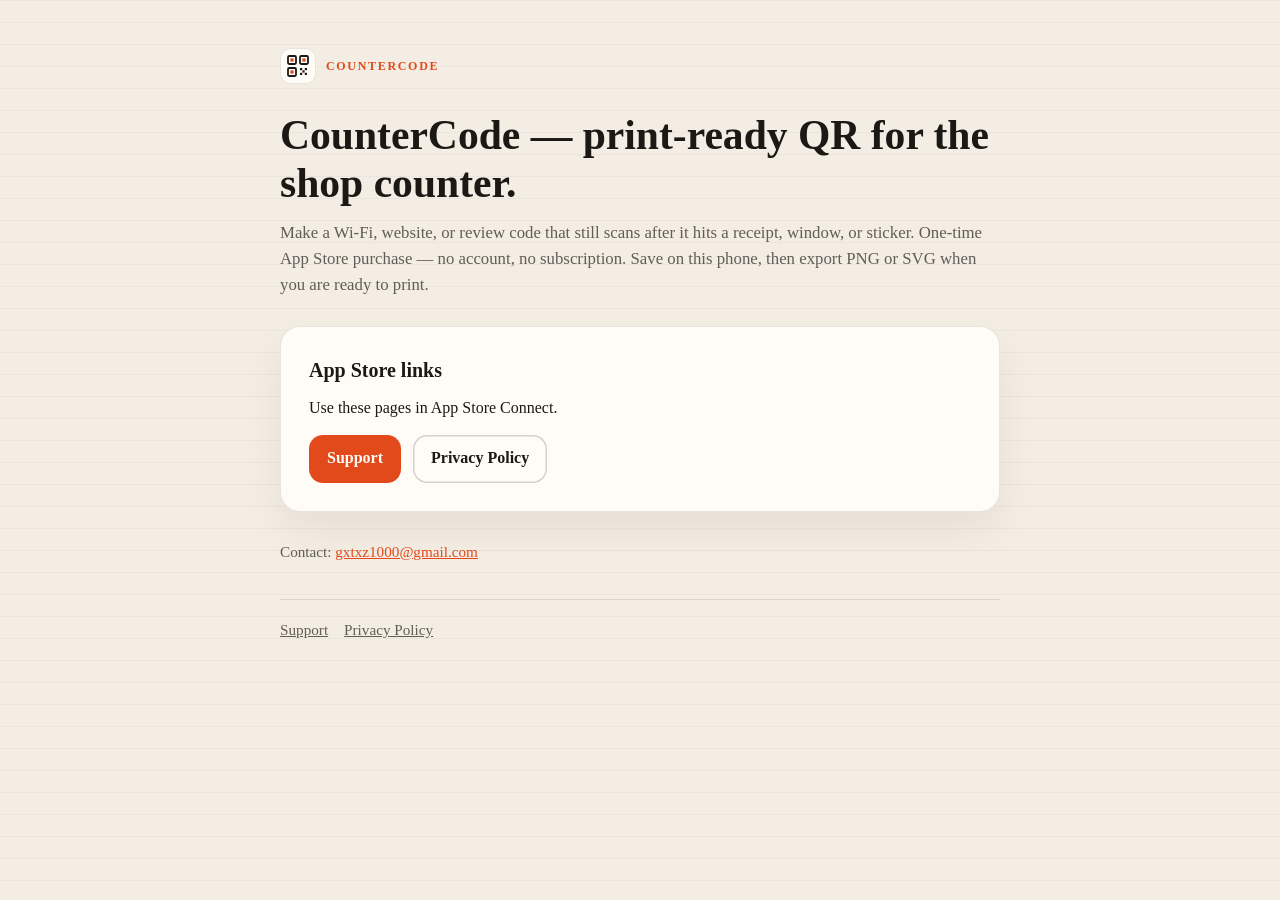
<file: index.html>
<!DOCTYPE html>
<html lang="en">
<head>
  <meta charset="utf-8">
  <meta name="viewport" content="width=device-width, initial-scale=1">
  <title>CounterCode</title>
  <meta name="description" content="CounterCode — print-ready QR for the shop counter. One-time purchase. No account.">
  <link rel="stylesheet" href="styles.css">
</head>
<body>
  <main class="wrap">
    <a class="brand" href="./">
      <span class="mark" aria-hidden="true">
        <svg viewBox="0 0 22 22" fill="none" xmlns="http://www.w3.org/2000/svg">
          <rect x="1" y="1" width="8" height="8" rx="1.2" stroke="#1c1915" stroke-width="1.8"/>
          <rect x="3.4" y="3.4" width="3.2" height="3.2" fill="#e24a1b"/>
          <rect x="13" y="1" width="8" height="8" rx="1.2" stroke="#1c1915" stroke-width="1.8"/>
          <rect x="15.4" y="3.4" width="3.2" height="3.2" fill="#e24a1b"/>
          <rect x="1" y="13" width="8" height="8" rx="1.2" stroke="#1c1915" stroke-width="1.8"/>
          <rect x="3.4" y="15.4" width="3.2" height="3.2" fill="#e24a1b"/>
          <rect x="13" y="13" width="2.2" height="2.2" fill="#1c1915"/>
          <rect x="17.8" y="13" width="2.2" height="2.2" fill="#1c1915"/>
          <rect x="15.4" y="15.4" width="2.2" height="2.2" fill="#1c1915"/>
          <rect x="13" y="17.8" width="2.2" height="2.2" fill="#1c1915"/>
          <rect x="17.8" y="17.8" width="2.2" height="2.2" fill="#1c1915"/>
        </svg>
      </span>
      <span class="kicker">CounterCode</span>
    </a>

    <h1>CounterCode — print-ready QR for the shop counter.</h1>
    <p class="lead">Make a Wi‑Fi, website, or review code that still scans after it hits a receipt, window, or sticker. One-time App Store purchase — no account, no subscription. Save on this phone, then export PNG or SVG when you are ready to print.</p>

    <section class="card">
      <h2>App Store links</h2>
      <p>Use these pages in App Store Connect.</p>
      <div class="actions">
        <a class="button" href="./support/">Support</a>
        <a class="button secondary" href="./privacy/">Privacy Policy</a>
      </div>
    </section>

    <p class="meta">Contact: <a href="mailto:gxtxz1000@gmail.com">gxtxz1000@gmail.com</a></p>

    <nav class="footer" aria-label="Footer">
      <a href="./support/">Support</a>
      <a href="./privacy/">Privacy Policy</a>
    </nav>
  </main>
</body>
</html>
</file>
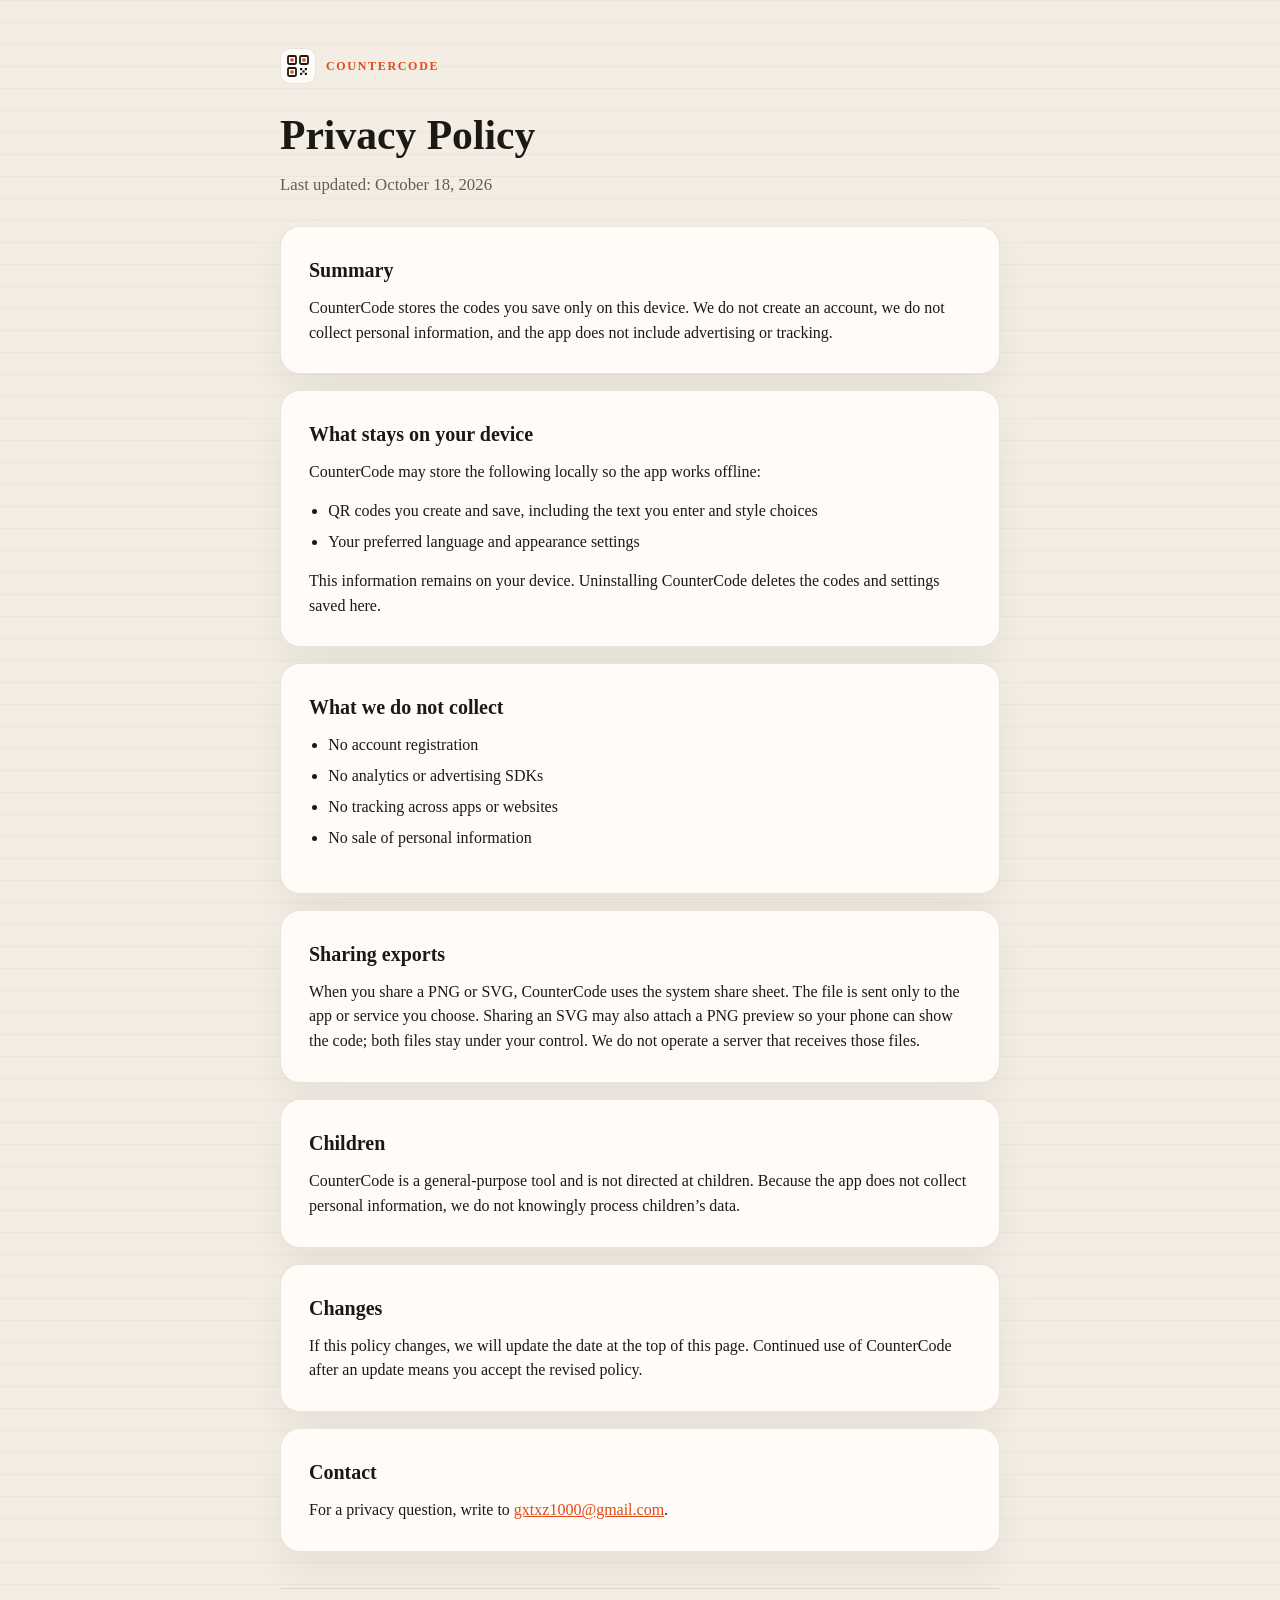
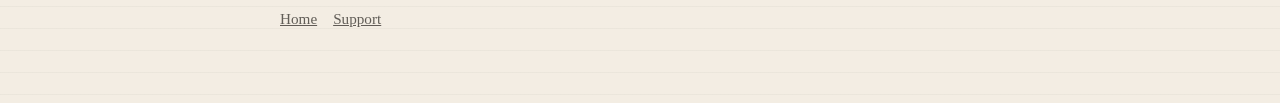
<file: privacy/index.html>
<!DOCTYPE html>
<html lang="en">
<head>
  <meta charset="utf-8">
  <meta name="viewport" content="width=device-width, initial-scale=1">
  <title>Privacy Policy · CounterCode</title>
  <meta name="description" content="Privacy policy for CounterCode. Codes stay on your device. No account, no ads, no tracking.">
  <link rel="stylesheet" href="../styles.css">
</head>
<body>
  <main class="wrap">
    <a class="brand" href="../">
      <span class="mark" aria-hidden="true">
        <svg viewBox="0 0 22 22" fill="none" xmlns="http://www.w3.org/2000/svg">
          <rect x="1" y="1" width="8" height="8" rx="1.2" stroke="#1c1915" stroke-width="1.8"/>
          <rect x="3.4" y="3.4" width="3.2" height="3.2" fill="#e24a1b"/>
          <rect x="13" y="1" width="8" height="8" rx="1.2" stroke="#1c1915" stroke-width="1.8"/>
          <rect x="15.4" y="3.4" width="3.2" height="3.2" fill="#e24a1b"/>
          <rect x="1" y="13" width="8" height="8" rx="1.2" stroke="#1c1915" stroke-width="1.8"/>
          <rect x="3.4" y="15.4" width="3.2" height="3.2" fill="#e24a1b"/>
          <rect x="13" y="13" width="2.2" height="2.2" fill="#1c1915"/>
          <rect x="17.8" y="13" width="2.2" height="2.2" fill="#1c1915"/>
          <rect x="15.4" y="15.4" width="2.2" height="2.2" fill="#1c1915"/>
          <rect x="13" y="17.8" width="2.2" height="2.2" fill="#1c1915"/>
          <rect x="17.8" y="17.8" width="2.2" height="2.2" fill="#1c1915"/>
        </svg>
      </span>
      <span class="kicker">CounterCode</span>
    </a>

    <h1>Privacy Policy</h1>
    <p class="lead">Last updated: October 18, 2026</p>

    <section class="card">
      <h2>Summary</h2>
      <p>CounterCode stores the codes you save only on this device. We do not create an account, we do not collect personal information, and the app does not include advertising or tracking.</p>
    </section>

    <section class="card">
      <h2>What stays on your device</h2>
      <p>CounterCode may store the following locally so the app works offline:</p>
      <ul>
        <li>QR codes you create and save, including the text you enter and style choices</li>
        <li>Your preferred language and appearance settings</li>
      </ul>
      <p>This information remains on your device. Uninstalling CounterCode deletes the codes and settings saved here.</p>
    </section>

    <section class="card">
      <h2>What we do not collect</h2>
      <ul>
        <li>No account registration</li>
        <li>No analytics or advertising SDKs</li>
        <li>No tracking across apps or websites</li>
        <li>No sale of personal information</li>
      </ul>
    </section>

    <section class="card">
      <h2>Sharing exports</h2>
      <p>When you share a PNG or SVG, CounterCode uses the system share sheet. The file is sent only to the app or service you choose. Sharing an SVG may also attach a PNG preview so your phone can show the code; both files stay under your control. We do not operate a server that receives those files.</p>
    </section>

    <section class="card">
      <h2>Children</h2>
      <p>CounterCode is a general-purpose tool and is not directed at children. Because the app does not collect personal information, we do not knowingly process children’s data.</p>
    </section>

    <section class="card">
      <h2>Changes</h2>
      <p>If this policy changes, we will update the date at the top of this page. Continued use of CounterCode after an update means you accept the revised policy.</p>
    </section>

    <section class="card">
      <h2>Contact</h2>
      <p>For a privacy question, write to <a href="mailto:gxtxz1000@gmail.com">gxtxz1000@gmail.com</a>.</p>
    </section>

    <nav class="footer" aria-label="Footer">
      <a href="../">Home</a>
      <a href="../support/">Support</a>
    </nav>
  </main>
</body>
</html>
</file>
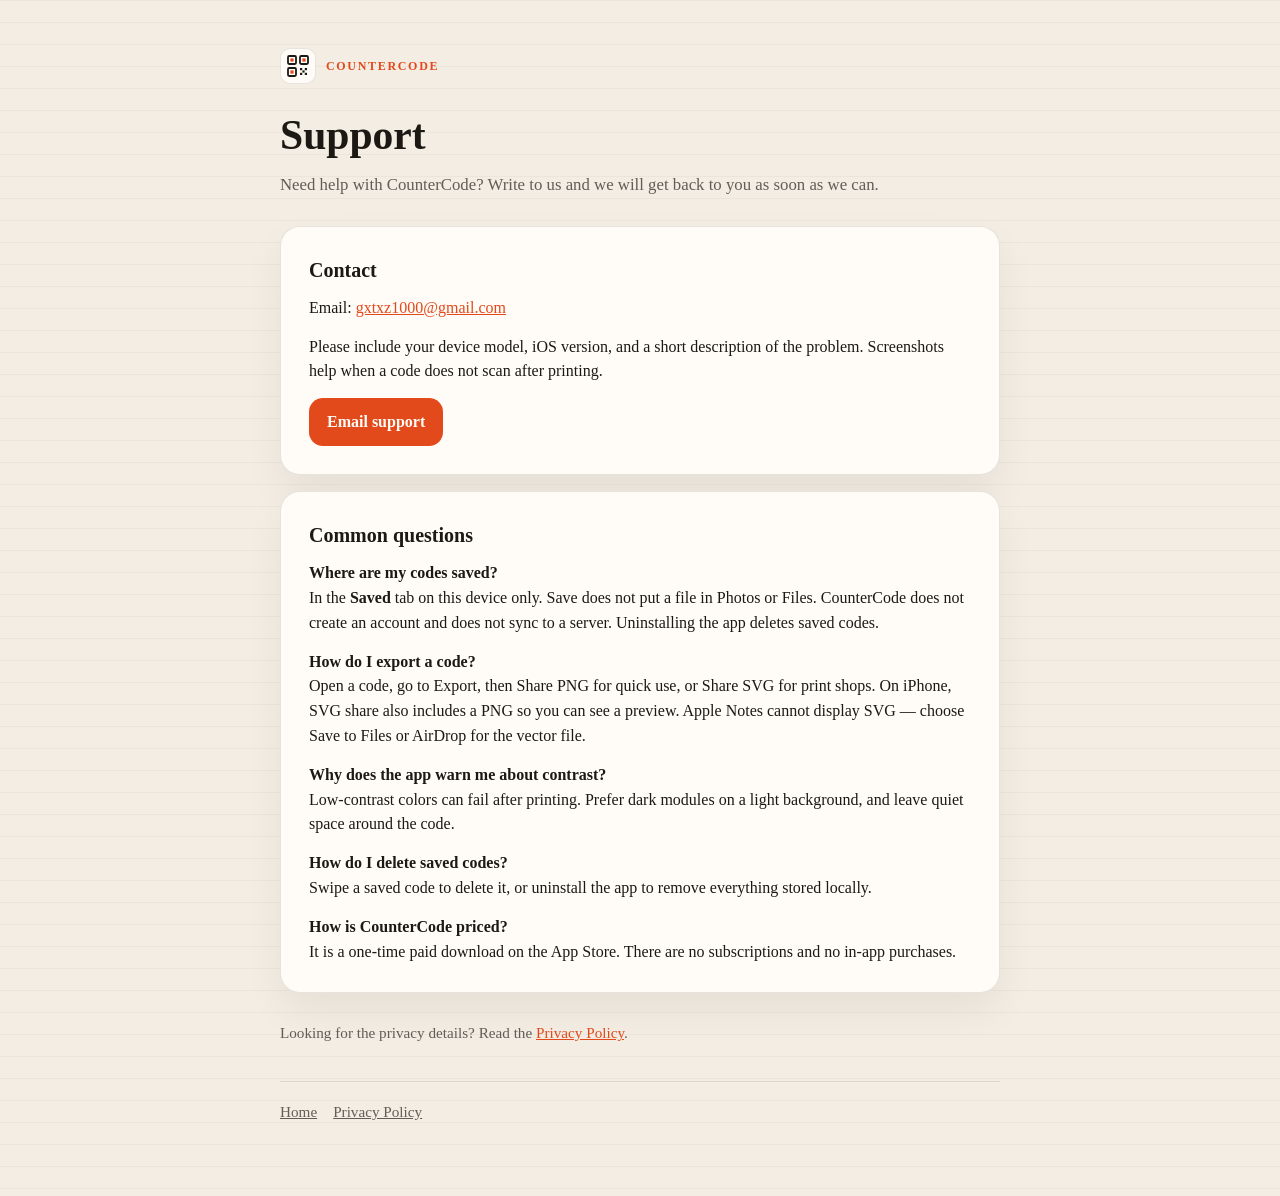
<file: support/index.html>
<!DOCTYPE html>
<html lang="en">
<head>
  <meta charset="utf-8">
  <meta name="viewport" content="width=device-width, initial-scale=1">
  <title>Support · CounterCode</title>
  <meta name="description" content="Support and contact information for CounterCode.">
  <link rel="stylesheet" href="../styles.css">
</head>
<body>
  <main class="wrap">
    <a class="brand" href="../">
      <span class="mark" aria-hidden="true">
        <svg viewBox="0 0 22 22" fill="none" xmlns="http://www.w3.org/2000/svg">
          <rect x="1" y="1" width="8" height="8" rx="1.2" stroke="#1c1915" stroke-width="1.8"/>
          <rect x="3.4" y="3.4" width="3.2" height="3.2" fill="#e24a1b"/>
          <rect x="13" y="1" width="8" height="8" rx="1.2" stroke="#1c1915" stroke-width="1.8"/>
          <rect x="15.4" y="3.4" width="3.2" height="3.2" fill="#e24a1b"/>
          <rect x="1" y="13" width="8" height="8" rx="1.2" stroke="#1c1915" stroke-width="1.8"/>
          <rect x="3.4" y="15.4" width="3.2" height="3.2" fill="#e24a1b"/>
          <rect x="13" y="13" width="2.2" height="2.2" fill="#1c1915"/>
          <rect x="17.8" y="13" width="2.2" height="2.2" fill="#1c1915"/>
          <rect x="15.4" y="15.4" width="2.2" height="2.2" fill="#1c1915"/>
          <rect x="13" y="17.8" width="2.2" height="2.2" fill="#1c1915"/>
          <rect x="17.8" y="17.8" width="2.2" height="2.2" fill="#1c1915"/>
        </svg>
      </span>
      <span class="kicker">CounterCode</span>
    </a>

    <h1>Support</h1>
    <p class="lead">Need help with CounterCode? Write to us and we will get back to you as soon as we can.</p>

    <section class="card">
      <h2>Contact</h2>
      <p>Email: <a href="mailto:gxtxz1000@gmail.com">gxtxz1000@gmail.com</a></p>
      <p>Please include your device model, iOS version, and a short description of the problem. Screenshots help when a code does not scan after printing.</p>
      <div class="actions">
        <a class="button" href="mailto:gxtxz1000@gmail.com">Email support</a>
      </div>
    </section>

    <section class="card">
      <h2>Common questions</h2>
      <p><strong>Where are my codes saved?</strong><br>In the <strong>Saved</strong> tab on this device only. Save does not put a file in Photos or Files. CounterCode does not create an account and does not sync to a server. Uninstalling the app deletes saved codes.</p>
      <p><strong>How do I export a code?</strong><br>Open a code, go to Export, then Share PNG for quick use, or Share SVG for print shops. On iPhone, SVG share also includes a PNG so you can see a preview. Apple Notes cannot display SVG — choose Save to Files or AirDrop for the vector file.</p>
      <p><strong>Why does the app warn me about contrast?</strong><br>Low-contrast colors can fail after printing. Prefer dark modules on a light background, and leave quiet space around the code.</p>
      <p><strong>How do I delete saved codes?</strong><br>Swipe a saved code to delete it, or uninstall the app to remove everything stored locally.</p>
      <p><strong>How is CounterCode priced?</strong><br>It is a one-time paid download on the App Store. There are no subscriptions and no in-app purchases.</p>
    </section>

    <p class="meta">Looking for the privacy details? Read the <a href="../privacy/">Privacy Policy</a>.</p>

    <nav class="footer" aria-label="Footer">
      <a href="../">Home</a>
      <a href="../privacy/">Privacy Policy</a>
    </nav>
  </main>
</body>
</html>
</file>
<file: styles.css>
:root {
  --ink: #1c1915;
  --paper: #f3ede3;
  --card: #fffbf6;
  --stamp: #e24a1b;
  --muted: rgba(28, 25, 21, 0.68);
  --line: rgba(28, 25, 21, 0.1);
}

* {
  box-sizing: border-box;
}

html {
  color-scheme: light;
}

body {
  margin: 0;
  min-height: 100vh;
  font-family: "Iowan Old Style", "Palatino Linotype", Palatino, Georgia, serif;
  color: var(--ink);
  background:
    linear-gradient(rgba(28, 25, 21, 0.035) 1px, transparent 1px) 0 0 / 100% 22px,
    var(--paper);
  line-height: 1.55;
}

a {
  color: var(--stamp);
}

a:hover {
  text-decoration-thickness: 2px;
}

.wrap {
  width: min(720px, calc(100% - 40px));
  margin: 0 auto;
  padding: 48px 0 72px;
}

.brand {
  display: inline-flex;
  align-items: center;
  gap: 10px;
  margin-bottom: 28px;
  color: inherit;
  text-decoration: none;
}

.mark {
  width: 36px;
  height: 36px;
  border-radius: 10px;
  background: var(--card);
  box-shadow: inset 0 0 0 1px var(--line);
  display: grid;
  place-items: center;
}

.mark svg {
  width: 22px;
  height: 22px;
  display: block;
}

.kicker {
  letter-spacing: 0.14em;
  text-transform: uppercase;
  font-size: 12px;
  font-weight: 700;
  color: var(--stamp);
}

h1 {
  margin: 0 0 12px;
  font-size: clamp(2rem, 5vw, 2.6rem);
  line-height: 1.15;
  font-weight: 650;
}

.lead {
  margin: 0 0 28px;
  color: var(--muted);
  font-size: 1.05rem;
}

.card {
  background: var(--card);
  border: 1px solid var(--line);
  border-radius: 20px;
  padding: 28px;
  box-shadow: 0 18px 40px rgba(28, 25, 21, 0.06);
}

.card + .card {
  margin-top: 16px;
}

h2 {
  margin: 0 0 10px;
  font-size: 1.25rem;
}

p {
  margin: 0 0 14px;
}

p:last-child {
  margin-bottom: 0;
}

ul {
  margin: 0 0 14px;
  padding-left: 1.2em;
}

li + li {
  margin-top: 6px;
}

.actions {
  display: flex;
  flex-wrap: wrap;
  gap: 12px;
  margin-top: 8px;
}

.button {
  display: inline-flex;
  align-items: center;
  justify-content: center;
  min-height: 48px;
  padding: 0 18px;
  border-radius: 14px;
  background: var(--stamp);
  color: #fffbf6;
  text-decoration: none;
  font-weight: 700;
}

.button.secondary {
  background: transparent;
  color: var(--ink);
  box-shadow: inset 0 0 0 1.5px rgba(28, 25, 21, 0.18);
}

.meta {
  margin-top: 28px;
  color: var(--muted);
  font-size: 0.95rem;
}

nav.footer {
  margin-top: 36px;
  padding-top: 18px;
  border-top: 1px solid var(--line);
  display: flex;
  flex-wrap: wrap;
  gap: 16px;
  color: var(--muted);
  font-size: 0.95rem;
}

nav.footer a {
  color: inherit;
}
</file>
